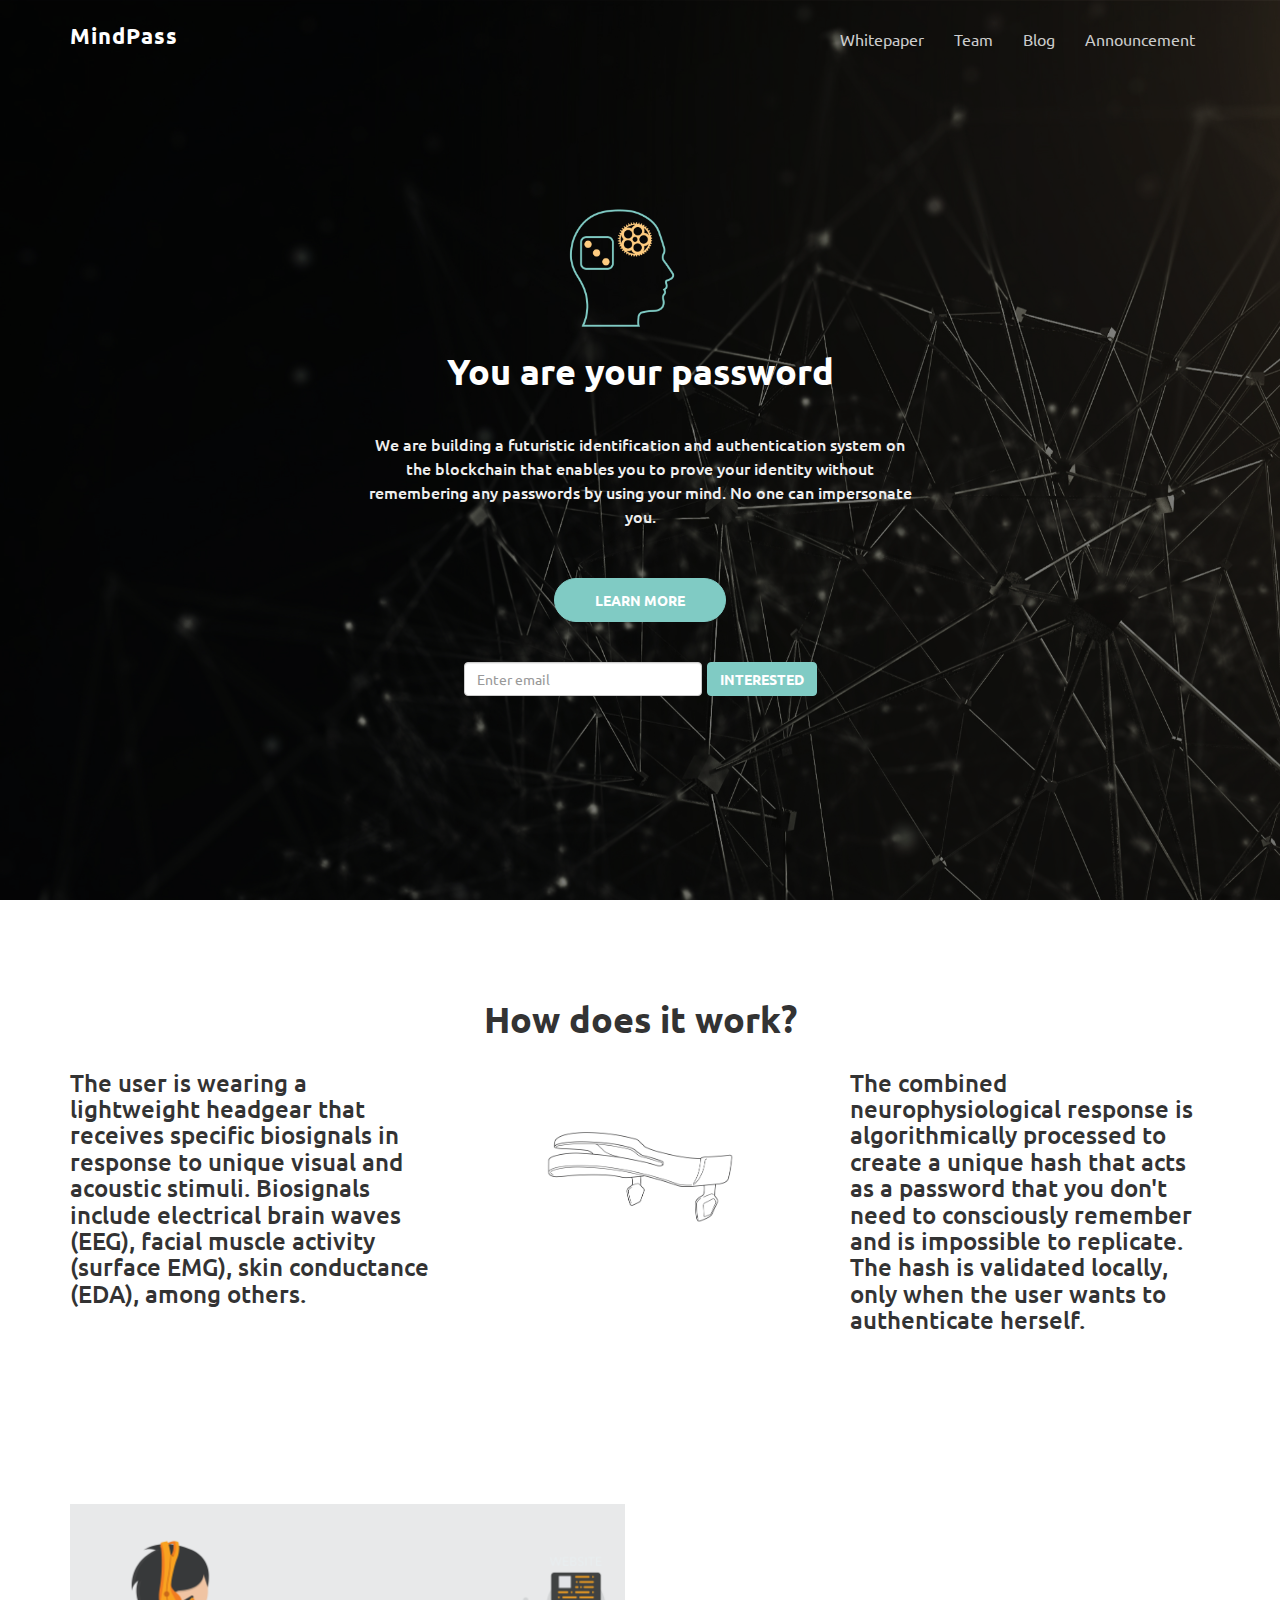
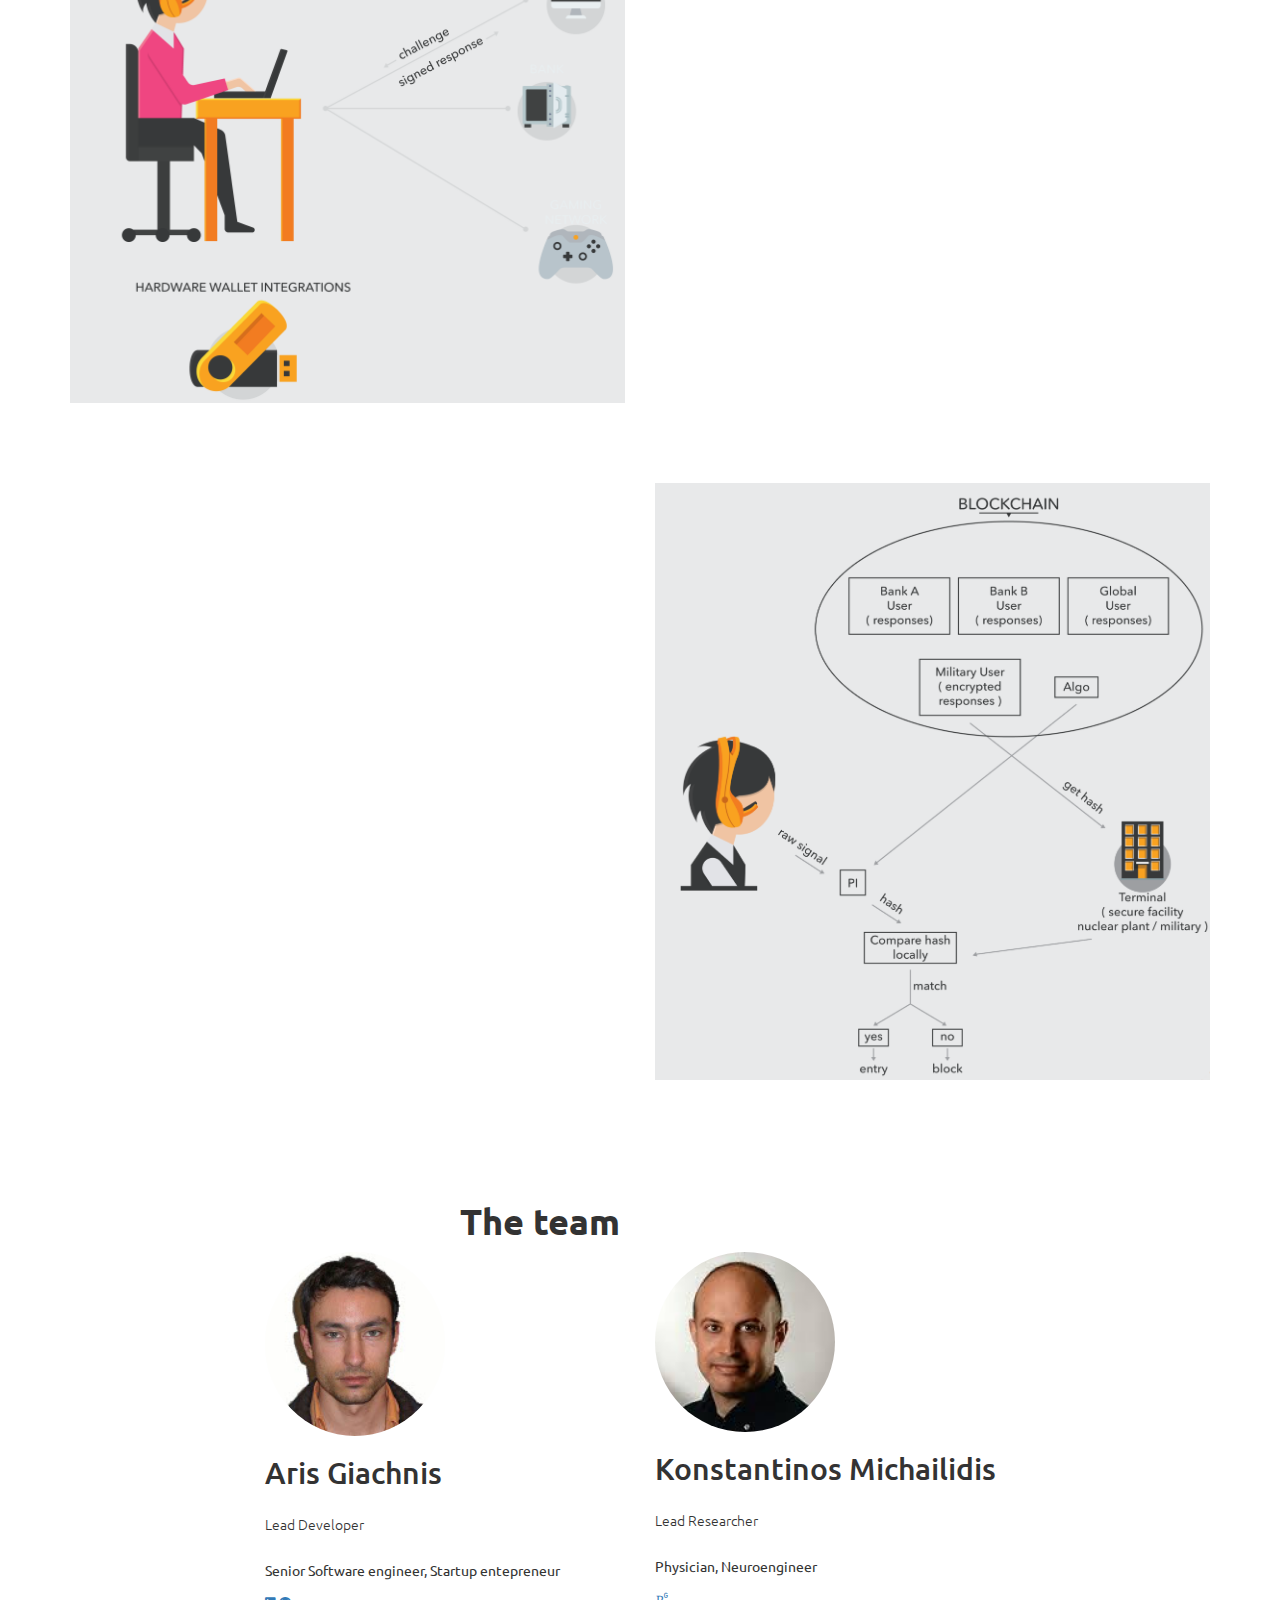
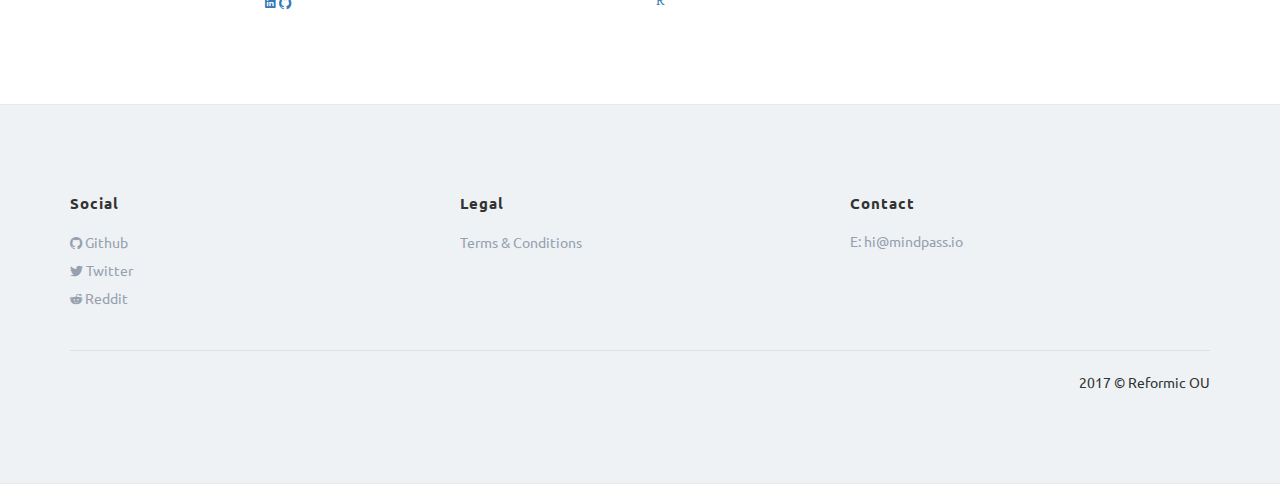
<file: index.html>
<!DOCTYPE html>
<html lang="en">
  <head>
    <meta charset="utf-8">
    <meta name="viewport" content="width=device-width, initial-scale=1.0">
    <meta name="description" content="">
    <meta name="author" content="MindPass">
    <link rel="shortcut icon" href="images/logo_small.png">

    <meta property="og:title"              content="MindPass - You are your password" />
    <meta property="og:description"        content="MindPass is an innovative authentication and identification system on the blockchain" />
    <meta property="og:image"  content="https://www.mindpass.io/images/A1.png" />
    
    <link href="https://fonts.googleapis.com/css?family=Ubuntu" rel="stylesheet">

    <title>MindPass</title>

    <!-- Bootstrap core CSS -->
    <link href="css/bootstrap.min.css" rel="stylesheet">

    <!-- Animate -->
    <link href="css/animate.css" rel="stylesheet">

    <!-- Magnific-popup -->
    <link rel="stylesheet" href="css/magnific-popup.css">

    <!-- Icon-font -->
    <link rel="stylesheet" type="text/css" href="css/ionicons.min.css">
    <link rel="stylesheet" href="css/academicons.min.css"/>
    <!-- Custom styles for this template -->
    <link href="css/style.css" rel="stylesheet">

    <!-- HTML5 shim and Respond.js IE8 support of HTML5 tooltipss and media queries -->
    <!--[if lt IE 9]>
      <script src="js/html5shiv.js"></script>
      <script src="js/respond.min.js"></script>
    <![endif]-->
  </head>

<body>

  <div class="navbar navbar-custom navbar-abs" role="navigation">
      <div class="container">
        <!-- Navbar-header -->
        <div class="navbar-header">
          <button type="button" class="navbar-toggle" data-toggle="collapse" data-target=".navbar-collapse">
              <i class="ion-navicon"></i>
          </button>
          <!-- LOGO -->
          <a class="navbar-brand logo" href="index.html">            
              <span>MindPass</span>
          </a>
        </div>
        <!-- end navbar-header -->

        <!-- menu -->
        <div class="navbar-collapse collapse">
          <ul class="nav navbar-nav navbar-right">
            <li>
              <a href="https://github.com/mindpass2050/whitepaper/blob/master/whitepaper.pdf">Whitepaper</a>
            </li>
            <li>
              <a href="#team">Team</a>
            </li>
            <li>
              <a href="https://medium.com/@mindpass2050">Blog</a>
            </li>
             <li>
              <a href="https://bitcointalk.org/index.php?topic=2056865">Announcement</a>
            </li>
          </ul>
        </div>
        <!--/Menu -->
      </div>
      <!-- end container -->
    </div>
    <!-- End navbar -->


  <!-- HOME -->
  <section class="home bg-one" id="home">
    <div class="bg-overlay"></div>
    <div class="container">
      <div class="row">
        <div class="col-sm-12 text-center">
          <div class="home-fullscreen">
          <div class="full-screen">
            <div class="home-wrapper home-wrapper-alt">
              <div class="row">
                <div class="col-xs-2 col-xs-offset-5">
              <img id="logoImg" src="images/logo_small.png" class="img-responsive text-center"/>
                </div>
              </div>
              <h1>You are your password</h1>
               <div class="row">
                <div class="col-sm-6 col-sm-offset-3">
                  <h4>We are building a futuristic identification and authentication system on the blockchain that enables you to prove your identity without remembering any passwords by using your mind. No one can impersonate you.</h4>
                </div>
              </div>
              
              <a href="#howitworks" class="btn btn-custom btn-rnd">Learn more</a>
              <div class="clearfix"></div>
              <!--<a class="video-btn btn popup-video animated fadeInDown wow" data-wow-delay=".6s"><i class="ion-play"></i>Watch Video</a>-->
              <div class="custom-voffset-40"></div>
              <div class="row">
                <div class="col-sm-10 col-sm-offset-1">
                  <form id="notifyForm" class="form form-inline">
                    <div class="form-group">
                      <input type="email" class="form-control" id="emailField" placeholder="Enter email"><button type="submit" id="notifyButton" style="margin-left: 5px" class="btn btn-custom btn-subscribe">interested</button>
                    </div>
                  </form>
                </div>
              </div>
            </div>

          </div>
        </div>
        </div>
      </div>
    </div>
  </section>
  <!-- END HOME -->


  <section class="section" id="howitworks">
    <div class="container">
      <div class="row text-center">
          <h1>How does it work?</h1>

      </div>
      <div class="row">
        <div class="col-sm-4">
          <h3>The user is wearing a lightweight headgear that receives specific biosignals in response to unique visual and acoustic stimuli. Biosignals include electrical brain waves (EEG), facial muscle activity (surface EMG), skin conductance (EDA), among others.</h3>
        </div>        
      <div class="col-sm-4">
          <img class="img-responsive" src="images/headset.png" />
      </div>        
        <div class="col-sm-4">
          <h3>The combined neurophysiological response is algorithmically processed to create a unique hash that acts as a password that you don't need to consciously remember and is impossible to replicate. The hash is validated locally, only when the user wants to authenticate herself.</h3>
      </div>
      </div>
    </div>
  </section>
  <!-- FEATURES-1 -->
  <section class="section" id="uses">
    <div class="container">       
      <div class="row">
        <div class="col-sm-6">
          <div class="feature-1">
            <img src="images/infographic1.png" class="img-responsive" alt="features and home use">
          </div>
        </div>
        <div class="col-sm-6">
          <div class="feature-detail">
            <h1 class="title animated fadeInRight wow" data-wow-delay=".1s">Ultra secure and user friendly</h1>
            <h4 class="animated fadeInRight wow" data-wow-delay=".3s">Use it to authenticate to websites or manage your wealth</h4>
            <p class="features-txt animated fadeInRight wow" data-wow-delay=".5s">Our solution has many different uses. From secure online banking to hardware wallets and anything in between. You will never have to remember any complex password again.</p>
          </div>

        </div>
      </div>
    </div>
  </section>
  <!-- END FEATURES-1 -->


  <!-- FEATURES-2 -->
  <section class="section padding-t-0">
    <div class="container">
      <div class="row">
        <div class="col-sm-6">
          <div class="feature-detail">
            <h1 class="title animated fadeInLeft wow" data-wow-delay=".1s">Authentication and identification use cases for physical or virtual entry</h1>
            <h4 class="animated fadeInLeft wow" data-wow-delay=".3s">A modern futuristic replacement for biometric fingerprints, iris scanning or passports</h4>
            <p class="features-txt animated fadeInLeft wow" data-wow-delay=".5s">Our new approach makes traditional authentication methods obsolete. Imagine having unlimited fingerprints and irises so that you can use a combination of them each time you need access. Even in case a malicious actor intercepts them, he won't be able to usem them the next time. All of this with minimal cognitive effort on your part.<br /> Border controls, secure vaults, governments, and the military could all benefit from increased security by using the blockchain and our cutting-edge system.</p>
            
          </div>
        </div>

        <div class="col-sm-6">
          <div class="feature-1">
            <img src="images/infographic2.png" class="img-responsive" alt="use cases secure entrance">
          </div>
        </div>

      </div>
    </div>
  </section>
  <!-- END FEATURES-2 -->


  <section class="section padding-t-0" id="team">
    <div class="container">
<div class="row">
  <div class="col-sm-4 col-sm-offset-4">
    <h1>
      The team
    </h1>
  </div>
</div>      
<div class="row">
  <div class="col-sm-4 col-sm-offset-2">      
     
        <img src="images/aris.jpg" alt="Aris Giachnis" style="width:20vh" class="img-responsive img-circle">
        <h2>Aris Giachnis</h2>
        <p class="title">Lead Developer</p>
        <p>Senior Software engineer, Startup entepreneur</p>
        <p>
          <a href="https://www.linkedin.com/in/aris-giachnis-6b498340/"><i class="ion-social-linkedin"></i></a>
          <a href="https://github.com/arisAlexis"><i class="ion-social-github"></i></a>
        </p>
      
    </div>
    <div class="col-sm-4">      
      
        <img src="images/kostantinos.jpg" alt="Aris Giachnis" style="width:20vh" class="img-responsive img-circle">
        <h2>Konstantinos Michailidis</h2>
        <p class="title">Lead Researcher</p>
        <p>Physician, Neuroengineer</p>
        <p>
          <a href="https://www.researchgate.net/profile/Konstantinos_Michailidis"><i class="ai ai-researchgate"></i></a>          
        </p>
      
    </div>
</div>
  </section>
  <!-- FOOTER -->
  <footer class="section bg-gray footer">
    <div class="container">
      <div class="row">

        <div class="col-sm-4">
          <h5>Social</h5>
          <ul class="list-unstyled">
            <li><a href="https://www.github.com/mindpass2050"><i class="ion-social-github"></i> Github</a></li>
            <li><a href="https://twitter.com/mindpass2050"><i class="ion-social-twitter"></i> Twitter</a></li>
            <li><a href="https://www.reddit.com/r/mindpass/"><i class="ion-social-reddit"></i> Reddit</a></li>
          </ul>
        </div>

        <div class="col-sm-4">
          <h5>Legal</h5>
          <ul class="list-unstyled">
            <li><a href="presale.html#tos">Terms & Conditions</a></li>
          </ul>
        </div>

        <div class="col-sm-4">
          <h5>Contact</h5>
          <address>
            E: <a href="mailto:info@mindpass.io">hi@mindpass.io</a>
          </address>
        </div>

      </div>

      <div class="row">
        <div class="col-sm-12">
          <div class="footer-alt">
            <p class="pull-right">2017 © Reformic OU</p>            
          </div>
        </div>
      </div>
    </div>
  </footer>

  <!-- arrow back to top -->
    <div class="hidden scroll-top-wrapper ">
    <span class="scroll-top-inner">
      <i class="ion-chevron-up"></i>
    </span>
    </div>

  <!-- END FOOTER -->

    <!-- js placed at the end of the document so the pages load faster -->
    <script src="js/jquery.min.js"></script>
    <script src="js/bootstrap.min.js"></script>
    <!-- Jquery easing -->
    <script type="text/javascript" src="js/jquery.easing.1.3.min.js"></script>
    <script src="js/SmoothScroll.js"></script>
    <script src="js/wow.min.js"></script>
    <script type="text/javascript" src="js/jquery.magnific-popup.min.js"></script>

    <!-- Typed -->
    <script src="js/typed.js" type="text/javascript"></script>

<script>

/*-------------------------------------------------*/
/* =  Full-window section
/*-------------------------------------------------*/

var windowHeight = $(window).height(),
topSection = $('.home-fullscreen');
topSection.css('height', windowHeight);

$(window).resize(function(){
var windowHeight = $(window).height();
topSection.css('height', windowHeight);
});
/* ==============================================
Smooth Scroll To Anchor
=============================================== */
//jQuery for page scrolling feature - requires jQuery Easing plugin
$(function() {
    $('.navbar-nav a').bind('click', function(event) {
        var $anchor = $(this);
        $('html, body').stop().animate({
            scrollTop: $($anchor.attr('href')).offset().top - 0
        }, 1500, 'easeInOutExpo');
        event.preventDefault();
    });
});

/* ==============================================
WOW plugin triggers animate.css on scroll
=============================================== */
jQuery(document).ready(function () {
    wow = new WOW(
        {
            animateClass: 'animated',
            offset: 100,
            mobile: true
        }
    );
    wow.init();
});

/* ==============================================
Magnific Popup
=============================================== */
$(document).ready(function() {
    $('.popup-video').magnificPopup({
      disableOn: 700,
      type: 'iframe',
      mainClass: 'mfp-fade',
      removalDelay: 160,
      preloader: false,

      fixedContentPos: false
    });
});

$(document).ready(function() {
    $('.image-popup').magnificPopup({
        type: 'image',
        closeOnContentClick: true,
        mainClass: 'mfp-fade',
        gallery: {
            enabled: true,
            navigateByImgClick: true,
            preload: [0,1] // Will preload 0 - before current, and 1 after the current image
        }
    });
});

/* ==============================================
//Typed
=============================================== */

$(".element").each(function(){
    var $this = $(this);
    $this.typed({
    strings: $this.attr('data-elements').split(','),
    typeSpeed: 100, // typing speed
    backDelay: 3000 // pause before backspacing
    });
});

//scroller
function scrollToTop() {

  var verticalOffset = typeof(verticalOffset) != 'undefined' ? verticalOffset : 0;
  var element = $('body');
  var offset = element.offset();
  var offsetTop = offset.top;
  $('html, body').animate({scrollTop: offsetTop}, 500, 'linear');

}

$(document).on( 'scroll', function(){

  //arrow
  if ($(window).scrollTop() > 100) {
    $('.scroll-top-wrapper').addClass('show');
  } else {
    $('.scroll-top-wrapper').removeClass('show');
  }
});

$(document).ready(function() {
  $('.scroll-top-wrapper').on('click', scrollToTop);
  $('.scroll-top-wrapper').removeClass('hidden');
});

//end of scroller

$('#notifyForm').submit(function(event) {
  $.get('https://server.veropost.com:8080/fn/subscribe?list=1470673&email='+$('#emailField').val());
  $('#notifyForm').append('<span>Thank you!</span>');
  event.preventDefault();
});
</script>

<script>
  (function(i,s,o,g,r,a,m){i['GoogleAnalyticsObject']=r;i[r]=i[r]||function(){
  (i[r].q=i[r].q||[]).push(arguments)},i[r].l=1*new Date();a=s.createElement(o),
  m=s.getElementsByTagName(o)[0];a.async=1;a.src=g;m.parentNode.insertBefore(a,m)
  })(window,document,'script','https://www.google-analytics.com/analytics.js','ga');

  ga('create', 'UA-103145482-1', 'auto');
  ga('send', 'pageview');

</script>

  </body>
</html>
</file>
<file: css/academicons.min.css>
.ai-ul,.fa-ul{list-style-type:none}.ai-li,.fa-li{top:.14285714em;text-align:center}.ai-fw,.ai-li,.fa-fw,.fa-li{text-align:center}.ai.fa-pull-left,.fa.fa-pull-left{margin-right:.3em}@font-face{font-family:Academicons;src:url(../fonts/academicons.eot?v=1.8.0);src:url(../fonts/academicons.eot?v=1.8.0) format('embedded-opentype'),url(../fonts/academicons.ttf?v=1.8.0) format('truetype'),url(../fonts/academicons.woff?v=1.8.0) format('woff'),url(../fonts/academicons.svg?v=1.8.0#academicons) format('svg');font-weight:400;font-style:normal}.ai{display:inline-block;font:normal normal normal 14px/1 Academicons;font-size:inherit;text-rendering:auto;-webkit-font-smoothing:antialiased;-moz-osx-font-smoothing:grayscale}.ai-lg,.fa-lg{line-height:.75em;vertical-align:-15%}.ai-academia:before{content:"\e800"}.ai-academia-square:before{content:"\e801"}.ai-acclaim:before{content:"\e802"}.ai-acclaim-square:before{content:"\e803"}.ai-acm:before{content:"\e804"}.ai-acm-square:before{content:"\e805"}.ai-ads:before{content:"\e806"}.ai-ads-square:before{content:"\e807"}.ai-arxiv:before{content:"\e808"}.ai-arxiv-square:before{content:"\e809"}.ai-biorxiv:before{content:"\e810"}.ai-biorxiv-square:before{content:"\e811"}.ai-ceur:before{content:"\e812"}.ai-ceur-box:before{content:"\e813"}.ai-courser:before{content:"\e814"}.ai-courser-square:before{content:"\e815"}.ai-dataverse:before{content:"\e816"}.ai-dataverse-box:before{content:"\e817"}.ai-dblp:before{content:"\e818"}.ai-dblp-square:before{content:"\e819"}.ai-depsy:before{content:"\e820"}.ai-depsy-square:before{content:"\e821"}.ai-doi:before{content:"\e822"}.ai-doi-square:before{content:"\e823"}.ai-dryad:before{content:"\e824"}.ai-dryad-square:before{content:"\e825"}.ai-figshare:before{content:"\e826"}.ai-figshare-square:before{content:"\e827"}.ai-google-scholar:before{content:"\e828"}.ai-google-scholar-square:before{content:"\e829"}.ai-ieee:before{content:"\e830"}.ai-ieee-square:before{content:"\e831"}.ai-impactstory:before{content:"\e832"}.ai-impactstory-square:before{content:"\e833"}.ai-inspire:before{content:"\e834"}.ai-inspire-square:before{content:"\e835"}.ai-mendeley:before{content:"\e836"}.ai-mendeley-square:before{content:"\e837"}.ai-open-access:before{content:"\e838"}.ai-open-access-square:before{content:"\e839"}.ai-orcid:before{content:"\e840"}.ai-orcid-square:before{content:"\e841"}.ai-osf:before{content:"\e842"}.ai-osf-square:before{content:"\e843"}.ai-overleaf:before{content:"\e844"}.ai-overleaf-square:before{content:"\e845"}.ai-philpapers:before{content:"\e846"}.ai-philpapers-square:before{content:"\e847"}.ai-piazza:before{content:"\e848"}.ai-piazza-square:before{content:"\e849"}.ai-publons:before{content:"\e850"}.ai-publons-square:before{content:"\e851"}.ai-pubmed:before{content:"\e852"}.ai-pubmed-square:before{content:"\e853"}.ai-researchgate:before{content:"\e854"}.ai-researchgate-square:before{content:"\e855"}.ai-scirate:before{content:"\e856"}.ai-scirate-square:before{content:"\e857"}.ai-springer:before{content:"\e858"}.ai-springer-square:before{content:"\e859"}.ai-zotero:before{content:"\e860"}.ai-zotero-square:before{content:"\e861"}.ai-lg{font-size:1.33333333em}.ai-2x{font-size:2em}.ai-3x{font-size:3em}.ai-4x{font-size:4em}.ai-5x{font-size:5em}.ai-fw{width:1.28571429em}.ai-ul{padding-left:0;margin-left:2.14285714em}.ai-ul>li{position:relative}.ai-li{position:absolute;left:-2.14285714em;width:2.14285714em}.ai-li.fa-lg{left:-1.85714286em}.ai-border{padding:.2em .25em .15em;border:.08em solid #eee;border-radius:.1em}.ai-pull-left{float:left}.ai-pull-right{float:right}.ai.fa-pull-right{margin-left:.3em}.fa-lg{font-size:1.33333333em}.fa-2x{font-size:2em}.fa-3x{font-size:3em}.fa-4x{font-size:4em}.fa-5x{font-size:5em}.fa-fw{width:1.28571429em}.fa-ul{padding-left:0;margin-left:2.14285714em}.fa-ul>li{position:relative}.fa-li{position:absolute;left:-2.14285714em;width:2.14285714em}.fa-li.fa-lg{left:-1.85714286em}.fa-border{padding:.2em .25em .15em;border:.08em solid #eee;border-radius:.1em}.fa-pull-left{float:left}.fa-pull-right{float:right}.fa.fa-pull-right{margin-left:.3em}
</file>
<file: css/style.css>
/*======= Reset ======== */
body {
  font-family: 'Ubuntu', sans-serif;
  font-weight: 400;
  background: #fff;
  font-size: 14px;
  line-height: 22px;
  overflow-x:hidden;
}
::selection{
  background: rgba(151, 160, 175, 0.5);
  color: #ffffff;
}
::-moz-selection {
  background: rgba(151, 160, 175, 0.5);
  color: #ffffff;
}
a:hover,a:focus,.a:active {
  text-decoration: none;
  outline: none !important;
}
h1,.h1 {
  font-weight: 700;
}
blockquote {
  margin: 0 0 10px;
  font-size: 18px;
  border-left: none;
  line-height: 32px;
  font-style: italic;
}
address {
  color: #97a0af;
}
textarea {
  resize:none;
}
.section {
  padding-top: 80px;
  padding-bottom: 80px;
}
.bg-gray {
  background-color: #eef2f5;
  border-bottom: 1px solid #e9e9e9;
  border-top: 1px solid #e9e9e9;
}
.bg-dark {
  background: -webkit-linear-gradient(#444F5C, #334159);
  background: -moz-linear-gradient(#444F5C, #334159);
  background: -ms-linear-gradient(#444F5C, #334159);
  background: -o-linear-gradient(#444F5C, #334159);
  background: linear-gradient(#444F5C, #334159);
}
.page-sub-title {
  margin: 10px 0px !important;
}
.padding-t-0 {
  padding-top: 0px;
}
.hr {
  display: inline-block;
  border: 0;
  width: 35px;
  margin: 12px 0px 25px;
  padding: 0;
  height: 0;
  border-top: 2px solid #fa4a86;
}
.title {
  font-weight: 300;
  line-height: 50px;
  margin-top: 0px;
}
.sub-title {
  color: #97a0af;
  font-size: 16px;
  margin-bottom: 50px;
}
.bg-overlay {
  background-color: rgba(0,0,0,0.5);
  height: 100%;
  width: 100%;
  background-position: fixed;
  position: absolute;
  top: 0px;
}
.bg-one {
  height: 100vh;
  background: url("../images/chain.jpg");
  background-size: cover;
  position: relative;
}
.bg-two {
  background-size: cover;
  position: relative;
  background-position: 50% 60%
}

.status {
  width: 40px;
  height: 40px;
  position: absolute;
  left: 50%;
  top: 50%;
  background-image: url("../images/preloader.gif");
  background-repeat: no-repeat;
  background-position: center;
  -webkit-background-size: cover;
  background-size: cover;
  margin: -20px 0 0 -20px;
}


/*===== Navbar Custom ======*/
.navbar-custom {
  padding: 10px 0px;
  margin-bottom: 0px;
  background-color: transparent;
}
.navbar-custom .navbar-nav li a{
  color: #ccc;
  font-size: 16px;
}
.navbar-custom .nav>li>a:focus,.navbar-custom .nav>li>a:hover {
  background-color: transparent;
  color: #ffffff;
}
.logo {
  font-weight: 700;
  font-size: 22px;
  color: #ffffff !important;
  letter-spacing: 1px;
}
.navbar-toggle {
  font-size: 30px;
  color: #ffffff;
}
.navbar-custom .btn-custom {
  margin-top: 8px;
  margin-left: 20px;
}
.nav .open>a, .nav .open>a:focus, .nav .open>a:hover {
  background-color: transparent;
  border-color: #337ab7;
}

/*======= Dropdown ======= */
.dropdown-menu {
  box-shadow: none;
  padding: 4px 0;
  border-radius: 4px !important;
  -webkit-animation: dropdownOpen 0.3s ease-out;
  -o-animation: dropdownOpen 0.3s ease-out;
  animation: dropdownOpen 0.3s ease-out;
  border: 0;
  box-shadow: 0 2px 5px 0 rgba(0,0,0,.26);
}
.dropdown-menu > li > a {
  padding: 6px 20px;
  font-size: 15px !important;
  color: #ffffff;
}
@-webkit-keyframes dropdownOpen {
  0% {
    -webkit-transform: scale(0);
    -ms-transform: scale(0);
    -o-transform: scale(0);
    transform: scale(0);
    opacity: 0;
  }
  100% {
    -webkit-transform: scale(1);
    -ms-transform: scale(1);
    -o-transform: scale(1);
    transform: scale(1);
    opacity: 1;
  }
}
@keyframes dropdownOpen {
  0% {
    -webkit-transform: scale(0);
    -ms-transform: scale(0);
    -o-transform: scale(0);
    transform: scale(0);
    opacity: 0;
  }
  100% {
    -webkit-transform: scale(1);
    -ms-transform: scale(1);
    -o-transform: scale(1);
    transform: scale(1);
    opacity: 1;
  }
}


/*======= Buttons ======= */
.btn {
  text-transform: uppercase;
  font-weight: 700;
}
.btn.btn-rnd {
  padding: 11px 40px;
  border-radius: 30px;
}

.btn-custom {
  background:#80cbc4 !important;
  color: #fff !important;
  border: 1px solid #80cbc4;
}


/*======= Home =======*/
.navbar-abs {
  position: absolute;
  left: 0;
  top: 0;
  right: 0;
  z-index: 999;
}
.home-fullscreen {
  height: 100%;
  min-height: 400px;
}
.home-wrapper {
  color: #ffffff;
  /* padding: 208px 0px 170px 0px; */
}
.home-wrapper-alt{
  display: table-cell;
  vertical-align: middle;
}
.home-wrapper h4 {
  line-height: 24px;
  margin-top: 30px;
  color: #eee;
  margin-bottom: 50px;
  font-size: 16px;
}
.video-btn {
  color: #ffffff !important;
  letter-spacing: 1px;
  padding-top: 20px;
  outline: none !important;
}
.video-btn i {
  margin-right: 7px;
}
.full-screen {
  display: table;
  height: 100%;
  width: 100%;
}


.fullpage {
  height: 100vh;
  background: url("../images/chain.jpg");
  background-size: cover;
  position: relative;
  background-position: fixed;
  color: #ffffff !important;
  top: 0px;
}

/*======= Brand =======*/
.clients {
  padding-top: 60px;
  padding-bottom: 60px;
}
.clients img:hover {
  opacity: 0.8;
  transition: 0.5s;
}
.brand-item {
  display: inline-block;
  margin-left:50px;
  margin-bottom: 10px;
}
.brand-item:first-child {
  margin-left:0;
}
.brand-list {
  margin:0;
  padding:0;
}
.brand-list li {
  display: inline-block;
  text-align: left;
  padding-left:50px;
}
.brand-list li:first-child {
  padding-left:0;
}

#logoImg {
  min-width: 50px;
  min-height: 50px;
  max-height: 10vw;
  
  
}



/*======= Services =======*/
.service-item {
  margin-bottom: 30px;
}
.service-item i {
  float: left;
  font-size: 28px;
  line-height: 36px;
  width: 30px;
}
.service-item .service-detail {
  margin-left: 50px;
}
.service-item .service-detail p {
  color: #9aa7af;
}


/*======= Features =======*/
.feature-detail {
  padding: 90px 0px 50px 30px;
}
.features-txt {
  color: #97a0af;
  font-size: 16px;
  line-height: 30px;
  margin-top: 30px;
}


/*======= Screenshot =======*/
.thumb {
  background-color: #eef2f5;
  border-radius: 3px;
  box-shadow: 0 1px 1px 0 rgba(0, 0, 0, 0.1);
  float: left;
  width: 100%;
  padding-top: 10px;
  padding-right: 10px;
  padding-bottom: 10px;
  padding-left: 10px;
  margin-top: 30px;
}
.thumb-img {
  width: 100%;
  overflow: hidden;
  border-radius: 2px;
}



/*======= Testimonials =======*/
.clientblock {
  margin-top: 30px;
}


/*======= Footer CTA =======*/
.footer-cta {
  color: #ffffff;
}
.footer-cta .btn {
  margin-top: 30px;
}


/*======= Footer =======*/
.footer h5{
  color: #333;
  font-size: 15px;
  margin-bottom: 20px;
  font-weight: 700;
  letter-spacing: 1px;
}
.footer a{
  color: #97a0af;
}
.footer a:hover {
  color: #fa4a86;
}
.footer ul li {
  margin: 5px 0px;
}
.footer-alt {
  border-top: 1px solid rgba(151, 160, 175, 0.2);
  margin-top: 30px;
  padding-top: 20px;
}
.footer-alt .logo {
  color: #97a0af !important;
  margin-bottom: 0px;
}
.footer-alt .logo i {
  margin-right: 5px;
}


/*======= FAQ ======*/
.question {
  color: #444;
}
.answer {
  color: #97a0af;
  margin-bottom: 30px;
}


/*======= Our Story ===*/
.our-story .sub-title {
  line-height: 30px;
}


/*======= Team ======*/
.team img {
  border-radius: 5px;
}
.team .team-member {
  margin: 30px 0px;
}
.team .team-member h3 {
  padding-top: 10px;
}
.social-list {
  padding-top: 10px;
}
.social-list li a {
  color: #4c5667;
  font-size: 16px;
  line-height: 32px;
  display: inline-block;
  height: 32px;
  width: 32px;
  border-radius: 50%;
  border: 1px solid #4c5667;
}
.social-list li a:hover {
  color: #fa4a86;
  border: 1px solid #fa4a86;
}

/**
* Simple fade transition for Magnific popup
**/
.mfp-fade.mfp-bg {
  opacity: 0;
  -webkit-transition: all 0.15s ease-out;
  -moz-transition: all 0.15s ease-out;
  transition: all 0.15s ease-out;
}
.mfp-fade.mfp-bg.mfp-ready {
  opacity: 0.8;
}
.mfp-fade.mfp-bg.mfp-removing {
  opacity: 0;
}
.mfp-fade.mfp-wrap .mfp-content {
  opacity: 0;
  -webkit-transition: all 0.15s ease-out;
  -moz-transition: all 0.15s ease-out;
  transition: all 0.15s ease-out;
}
.mfp-fade.mfp-wrap.mfp-ready .mfp-content {
  opacity: 1;
}
.mfp-fade.mfp-wrap.mfp-removing .mfp-content {
  opacity: 0;
}

/* ======= scroll top ====== */

.scroll-top-wrapper {
    position: fixed;
    opacity: 0;
    visibility: hidden;
    overflow: hidden;
    text-align: center;
    z-index: 99999999;
    background-color: #777777;
    color: #eeeeee;
    width: 50px;
    height: 48px;
    line-height: 48px;
    right: 30px;
    bottom: 30px;
    padding-top: 2px;
    border-top-left-radius: 10px;
    border-top-right-radius: 10px;
    border-bottom-right-radius: 10px;
    border-bottom-left-radius: 10px;
    -webkit-transition: all 0.5s ease-in-out;
    -moz-transition: all 0.5s ease-in-out;
    -ms-transition: all 0.5s ease-in-out;
    -o-transition: all 0.5s ease-in-out;
    transition: all 0.5s ease-in-out;
}
.scroll-top-wrapper:hover {
    background-color: #888888;
}
.scroll-top-wrapper.show {
    visibility:visible;
    cursor:pointer;
    opacity: 1.0;
}
.scroll-top-wrapper i {
    line-height: inherit;
}

/* ====== custom ======= */

.custom-voffset-40 { margin-top:40px; }
.custom-voffset-30 { margin-top:30px; }
.custom-voffset-20 { margin-top:20px; }
.custom-voffset-10 { margin-top:10px; }

/*======= Responsive ======*/
@media (min-width: 768px) {
  .navbar-nav>li>a {
    padding-top: 18px;
    padding-bottom: 18px;
  }
  .dropdown-menu.arrow:before, .dropdown-menu.arrow:after {
    position: absolute;
    top: -8px;
    right: 12px;
    display: inline-block;
    content: '';
    border-right: 8px solid transparent;
    border-left: 8px solid transparent;
      border-bottom: 8px solid #fff;
  }
  .dropdown-menu > li > a {
    color: #4c5667 !important;
  }
}
@media (max-width: 767px) {
  .dropdown-menu > li > a:hover {
    background-color: transparent;
    color: #ffffff;
  }
}
@media (max-width: 768px) {
  .feature-detail {
    padding: 0px 0px 50px 30px !important;
  }

  .flip-clock-wrapper ul { height: 50px; line-height: 50px; }
	.flip-clock-wrapper ul li a div.up:after { top: 24px; }
	.flip-clock-divider { height: 50px; }
	.flip-clock-dot { height: 6px; width: 6px; left: 7px;}
	.flip-clock-dot.top { top: 17px; }
	.flip-clock-dot.bottom { bottom: 8px; }
	
	.flip-clock-divider .flip-clock-label { font-size: 16px; }
	.flip-clock-divider.hours .flip-clock-label { right: -66px; }
	.flip-clock-divider.minutes .flip-clock-label { right: -78px; }
	.flip-clock-divider.seconds .flip-clock-label { right: -78px; }
	
	.flip-clock-wrapper ul { width: 37px; }
  .flip-clock-wrapper ul li a div div.inn { font-size: 30px; }
  
}

.table td {
  border: none !important;
}

span.crypto-amount {
  font-size: 20px
}

.crypto-table td {
  vertical-align: middle !important
}

.crypto-table img {
  max-height: 5vh
}

.progress-bar-success {
  background-color: #80cbc4
}

#mobileClock {
  font-size: 2vh;
  color: #80cbc4;
}

#clockdiv{
	font-family: sans-serif;
	color: #fff;
	display: inline-block;
	font-weight: 100;
	text-align: center;
	font-size: 3vh;
}

#clockdiv > div{
	padding: 10px;
	border-radius: 3px;
	background: #80cbc4;
	display: inline-block;
}

#clockdiv div > span{
	padding: 15px;
	border-radius: 3px;
	background: #26A69A;
	display: inline-block;
}

.smalltext{
	padding-top: 5px;
	font-size: 2vh;
}
</file>
